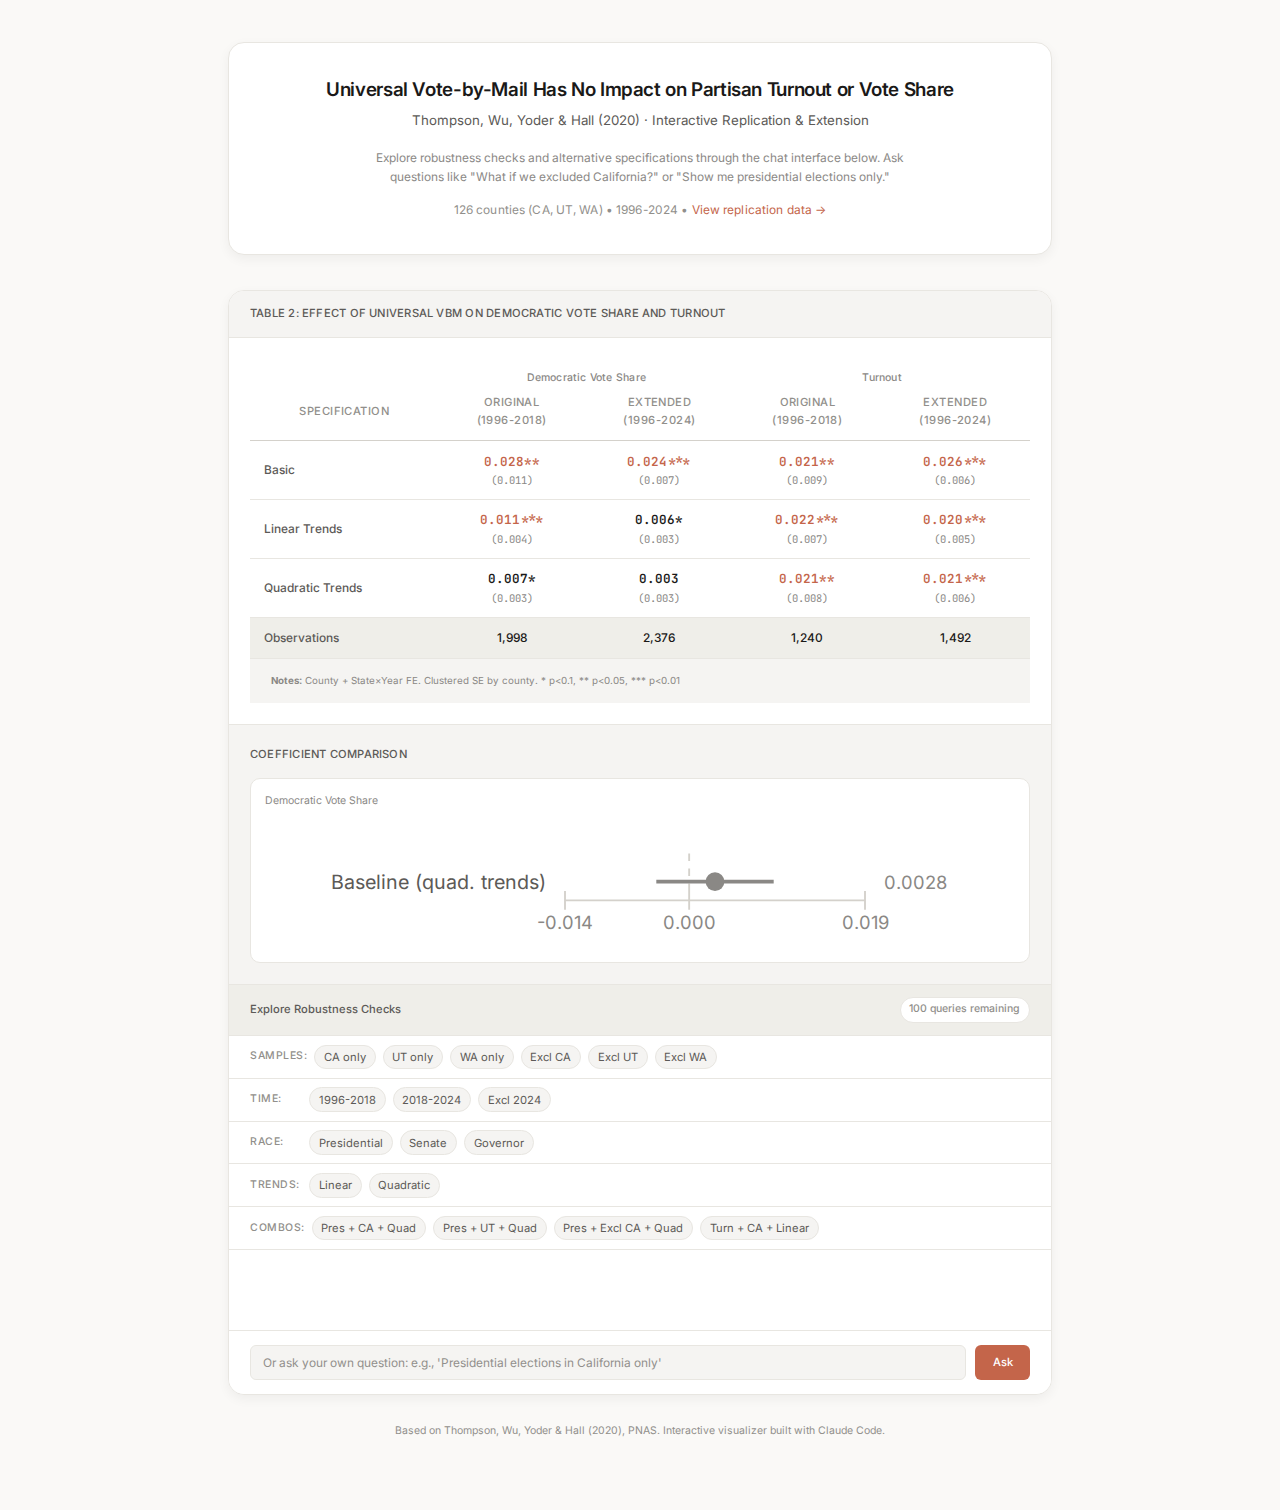
<file: index.html>
<!DOCTYPE html>
<html lang="en">
<head>
    <meta charset="UTF-8">
    <meta name="viewport" content="width=device-width, initial-scale=1.0">
    <title>VBM Interactive Paper | Thompson et al. (2020)</title>
    <link rel="preconnect" href="https://fonts.googleapis.com">
    <link rel="preconnect" href="https://fonts.gstatic.com" crossorigin>
    <link href="https://fonts.googleapis.com/css2?family=Inter:wght@400;500;600&family=JetBrains+Mono:wght@400;500&display=swap" rel="stylesheet">
    <link rel="stylesheet" href="assets/styles.css">
</head>
<body>
    <div class="container">
        <!-- Header -->
        <header class="paper-header">
            <h1>Universal Vote-by-Mail Has No Impact on Partisan Turnout or Vote Share</h1>
            <p class="subtitle">Thompson, Wu, Yoder & Hall (2020) · Interactive Replication & Extension</p>
            <p class="intro">
                Explore robustness checks and alternative specifications through the chat interface below.
                Ask questions like "What if we excluded California?" or "Show me presidential elections only."
            </p>
            <p class="data-note">
                126 counties (CA, UT, WA) • 1996-2024 •
                <a href="https://github.com/andybhall/vbm-replication-extension" target="_blank">View replication data →</a>
            </p>
        </header>

        <!-- Main Content -->
        <div class="main-content">
            <!-- Table 2 Section -->
            <section class="results-section" id="table-section">
                <h2>Table 2: Effect of Universal VBM on Democratic Vote Share and Turnout</h2>

                <div class="table-container" id="table-display">
                    <table class="results-table">
                        <thead>
                            <tr>
                                <th></th>
                                <th colspan="2">Democratic Vote Share</th>
                                <th colspan="2">Turnout</th>
                            </tr>
                            <tr>
                                <th>Specification</th>
                                <th>Original<br>(1996-2018)</th>
                                <th>Extended<br>(1996-2024)</th>
                                <th>Original<br>(1996-2018)</th>
                                <th>Extended<br>(1996-2024)</th>
                            </tr>
                        </thead>
                        <tbody id="table-body">
                            <!-- Populated by JavaScript -->
                        </tbody>
                    </table>
                    <div class="table-notes">
                        <strong>Notes:</strong> County + State×Year FE. Clustered SE by county.
                        * p<0.1, ** p<0.05, *** p<0.01
                    </div>
                </div>

                <!-- Coefficient Plot -->
                <div class="coef-plot-section">
                    <h3>Coefficient Comparison</h3>
                    <div id="coef-plot">
                        <div class="coef-plot-placeholder">
                            Loading...
                        </div>
                    </div>
                </div>

                <!-- Chat Interface -->
                <div class="chat-container" id="table-chat">
                    <div class="chat-header">
                        <span>Explore Robustness Checks</span>
                        <span class="query-counter" id="table-query-counter">100 queries remaining</span>
                    </div>
                    <div class="chat-examples">
                        <span class="example-label">Samples:</span>
                        <button class="example-btn" data-query="California only">CA only</button>
                        <button class="example-btn" data-query="Utah only">UT only</button>
                        <button class="example-btn" data-query="Washington only">WA only</button>
                        <button class="example-btn" data-query="Exclude California">Excl CA</button>
                        <button class="example-btn" data-query="Exclude Utah">Excl UT</button>
                        <button class="example-btn" data-query="Exclude Washington">Excl WA</button>
                    </div>
                    <div class="chat-examples">
                        <span class="example-label">Time:</span>
                        <button class="example-btn" data-query="Original period 1996-2018">1996-2018</button>
                        <button class="example-btn" data-query="Post-2018 only (2018-2024)">2018-2024</button>
                        <button class="example-btn" data-query="Excluding 2024 (1996-2022)">Excl 2024</button>
                    </div>
                    <div class="chat-examples">
                        <span class="example-label">Race:</span>
                        <button class="example-btn" data-query="Presidential elections only">Presidential</button>
                        <button class="example-btn" data-query="Senate elections only">Senate</button>
                        <button class="example-btn" data-query="Governor elections only">Governor</button>
                    </div>
                    <div class="chat-examples">
                        <span class="example-label">Trends:</span>
                        <button class="example-btn" data-query="Linear trends specification">Linear</button>
                        <button class="example-btn" data-query="Quadratic trends specification">Quadratic</button>
                    </div>
                    <div class="chat-examples">
                        <span class="example-label">Combos:</span>
                        <button class="example-btn" data-query="Presidential elections California only quadratic">Pres + CA + Quad</button>
                        <button class="example-btn" data-query="Presidential elections Utah only quadratic">Pres + UT + Quad</button>
                        <button class="example-btn" data-query="Presidential elections exclude California quadratic">Pres + Excl CA + Quad</button>
                        <button class="example-btn" data-query="Turnout California only linear trends">Turn + CA + Linear</button>
                    </div>
                    <div class="chat-messages" id="table-messages"></div>
                    <div class="chat-input-container">
                        <input type="text"
                               id="table-input"
                               placeholder="Or ask your own question: e.g., 'Presidential elections in California only'"
                               maxlength="200"
                               class="chat-input">
                        <button id="table-submit" class="chat-submit">Ask</button>
                    </div>
                </div>
            </section>
        </div>

        <!-- Loading indicator -->
        <div class="loading-overlay" id="loading">
            <div class="loading-spinner"></div>
            <p>Loading analysis data...</p>
        </div>

        <!-- Footer -->
        <footer>
            Based on Thompson, Wu, Yoder & Hall (2020), <em>PNAS</em>.
            Interactive visualizer built with Claude Code.
        </footer>
    </div>

    <script src="assets/app.js"></script>
</body>
</html>
</file>
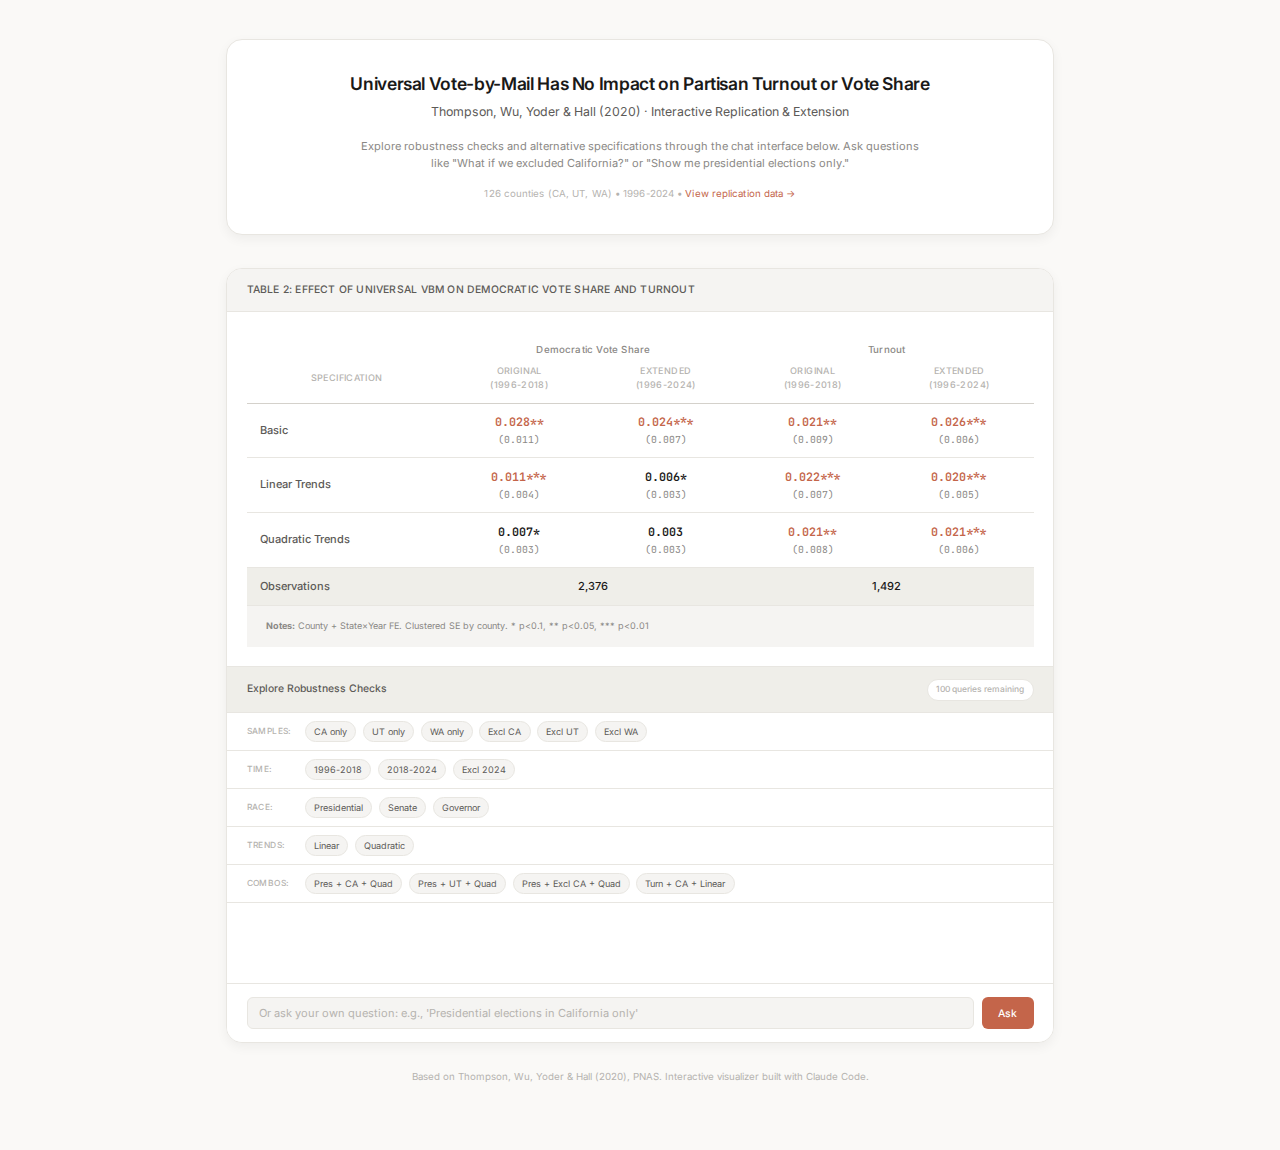
<file: app/index.html>
<!DOCTYPE html>
<html lang="en">
<head>
    <meta charset="UTF-8">
    <meta name="viewport" content="width=device-width, initial-scale=1.0">
    <title>VBM Interactive Paper | Thompson et al. (2020)</title>
    <link rel="preconnect" href="https://fonts.googleapis.com">
    <link rel="preconnect" href="https://fonts.gstatic.com" crossorigin>
    <link href="https://fonts.googleapis.com/css2?family=Inter:wght@400;500;600&family=JetBrains+Mono:wght@400;500&display=swap" rel="stylesheet">
    <link rel="stylesheet" href="assets/styles.css">
</head>
<body>
    <div class="container">
        <!-- Header -->
        <header class="paper-header">
            <h1>Universal Vote-by-Mail Has No Impact on Partisan Turnout or Vote Share</h1>
            <p class="subtitle">Thompson, Wu, Yoder & Hall (2020) · Interactive Replication & Extension</p>
            <p class="intro">
                Explore robustness checks and alternative specifications through the chat interface below.
                Ask questions like "What if we excluded California?" or "Show me presidential elections only."
            </p>
            <p class="data-note">
                126 counties (CA, UT, WA) • 1996-2024 •
                <a href="https://github.com/andybhall/vbm-replication-extension" target="_blank">View replication data →</a>
            </p>
        </header>

        <!-- Main Content -->
        <div class="main-content">
            <!-- Table 2 Section -->
            <section class="results-section" id="table-section">
                <h2>Table 2: Effect of Universal VBM on Democratic Vote Share and Turnout</h2>

                <div class="table-container" id="table-display">
                    <table class="results-table">
                        <thead>
                            <tr>
                                <th></th>
                                <th colspan="2">Democratic Vote Share</th>
                                <th colspan="2">Turnout</th>
                            </tr>
                            <tr>
                                <th>Specification</th>
                                <th>Original<br>(1996-2018)</th>
                                <th>Extended<br>(1996-2024)</th>
                                <th>Original<br>(1996-2018)</th>
                                <th>Extended<br>(1996-2024)</th>
                            </tr>
                        </thead>
                        <tbody id="table-body">
                            <!-- Populated by JavaScript -->
                        </tbody>
                    </table>
                    <div class="table-notes">
                        <strong>Notes:</strong> County + State×Year FE. Clustered SE by county.
                        * p<0.1, ** p<0.05, *** p<0.01
                    </div>
                </div>

                <!-- Chat Interface -->
                <div class="chat-container" id="table-chat">
                    <div class="chat-header">
                        <span>Explore Robustness Checks</span>
                        <span class="query-counter" id="table-query-counter">100 queries remaining</span>
                    </div>
                    <div class="chat-examples">
                        <span class="example-label">Samples:</span>
                        <button class="example-btn" data-query="California only">CA only</button>
                        <button class="example-btn" data-query="Utah only">UT only</button>
                        <button class="example-btn" data-query="Washington only">WA only</button>
                        <button class="example-btn" data-query="Exclude California">Excl CA</button>
                        <button class="example-btn" data-query="Exclude Utah">Excl UT</button>
                        <button class="example-btn" data-query="Exclude Washington">Excl WA</button>
                    </div>
                    <div class="chat-examples">
                        <span class="example-label">Time:</span>
                        <button class="example-btn" data-query="Original period 1996-2018">1996-2018</button>
                        <button class="example-btn" data-query="Post-2018 only (2018-2024)">2018-2024</button>
                        <button class="example-btn" data-query="Excluding 2024 (1996-2022)">Excl 2024</button>
                    </div>
                    <div class="chat-examples">
                        <span class="example-label">Race:</span>
                        <button class="example-btn" data-query="Presidential elections only">Presidential</button>
                        <button class="example-btn" data-query="Senate elections only">Senate</button>
                        <button class="example-btn" data-query="Governor elections only">Governor</button>
                    </div>
                    <div class="chat-examples">
                        <span class="example-label">Trends:</span>
                        <button class="example-btn" data-query="Linear trends specification">Linear</button>
                        <button class="example-btn" data-query="Quadratic trends specification">Quadratic</button>
                    </div>
                    <div class="chat-examples">
                        <span class="example-label">Combos:</span>
                        <button class="example-btn" data-query="Presidential elections California only quadratic">Pres + CA + Quad</button>
                        <button class="example-btn" data-query="Presidential elections Utah only quadratic">Pres + UT + Quad</button>
                        <button class="example-btn" data-query="Presidential elections exclude California quadratic">Pres + Excl CA + Quad</button>
                        <button class="example-btn" data-query="Turnout California only linear trends">Turn + CA + Linear</button>
                    </div>
                    <div class="chat-messages" id="table-messages"></div>
                    <div class="chat-input-container">
                        <input type="text"
                               id="table-input"
                               placeholder="Or ask your own question: e.g., 'Presidential elections in California only'"
                               maxlength="200"
                               class="chat-input">
                        <button id="table-submit" class="chat-submit">Ask</button>
                    </div>
                </div>
            </section>
        </div>

        <!-- Loading indicator -->
        <div class="loading-overlay" id="loading">
            <div class="loading-spinner"></div>
            <p>Loading analysis data...</p>
        </div>

        <!-- Footer -->
        <footer>
            Based on Thompson, Wu, Yoder & Hall (2020), <em>PNAS</em>.
            Interactive visualizer built with Claude Code.
        </footer>
    </div>

    <script src="assets/app.js"></script>
</body>
</html>
</file>
<file: assets/styles.css>
/* VBM Visualizer - Clean, Natural Aesthetic */

:root {
    /* Warm, natural palette */
    --bg-canvas: #faf9f7;
    --bg-primary: #ffffff;
    --bg-secondary: #f5f4f2;
    --bg-tertiary: #efeee9;

    /* Text colors - warm grays */
    --text-primary: #1a1918;
    --text-secondary: #5c5a57;
    --text-muted: #8a8885;
    --text-subtle: #918f8b;

    /* Accent - warm terracotta/coral */
    --accent: #c4654a;
    --accent-hover: #b55a40;
    --accent-subtle: #f0e6e3;

    /* Borders */
    --border-light: #e8e6e1;
    --border-medium: #d4d1cb;

    /* Shadows - very subtle */
    --shadow-sm: 0 1px 2px rgba(0,0,0,0.04);
    --shadow-md: 0 4px 12px rgba(0,0,0,0.05);
    --shadow-lg: 0 8px 24px rgba(0,0,0,0.06);

    /* Transitions */
    --transition-fast: 150ms ease;
    --transition: 200ms ease;

    /* Radius */
    --radius-sm: 6px;
    --radius-md: 10px;
    --radius-lg: 16px;
}

* {
    margin: 0;
    padding: 0;
    box-sizing: border-box;
}

html {
    font-size: 14px;
}

body {
    font-family: 'Inter', -apple-system, BlinkMacSystemFont, system-ui, sans-serif;
    line-height: 1.6;
    color: var(--text-primary);
    background: var(--bg-canvas);
    min-height: 100vh;
    -webkit-font-smoothing: antialiased;
}

.container {
    max-width: 880px;
    margin: 0 auto;
    padding: 3rem 2rem;
}

/* Header */
.paper-header {
    text-align: center;
    margin-bottom: 2.5rem;
    padding: 2.5rem 2rem;
    background: var(--bg-primary);
    border-radius: var(--radius-lg);
    box-shadow: var(--shadow-md);
    border: 1px solid var(--border-light);
}

.paper-header h1 {
    font-size: 1.35rem;
    font-weight: 600;
    color: var(--text-primary);
    margin-bottom: 0.5rem;
    letter-spacing: -0.02em;
    line-height: 1.3;
}

.paper-header .subtitle {
    font-size: 0.95rem;
    font-weight: 400;
    color: var(--text-secondary);
    margin-bottom: 1.25rem;
}

.paper-header .intro {
    font-size: 0.85rem;
    color: var(--text-muted);
    max-width: 560px;
    margin: 0 auto 1rem;
    line-height: 1.6;
}

.paper-header .data-note {
    font-size: 0.85rem;
    color: var(--text-subtle);
    letter-spacing: 0.01em;
}

.paper-header .data-note a {
    color: var(--accent);
    text-decoration: none;
    transition: var(--transition-fast);
}

.paper-header .data-note a:hover {
    color: var(--accent-hover);
}

/* Main Layout */
.main-content {
    display: block;
}

/* Results Section */
.results-section {
    background: var(--bg-primary);
    border-radius: var(--radius-lg);
    box-shadow: var(--shadow-md);
    border: 1px solid var(--border-light);
    overflow: hidden;
}

.results-section h2 {
    font-size: 0.8rem;
    font-weight: 500;
    padding: 1rem 1.5rem;
    background: var(--bg-secondary);
    border-bottom: 1px solid var(--border-light);
    color: var(--text-secondary);
    letter-spacing: 0.02em;
    text-transform: uppercase;
}

/* Tables */
.table-container {
    padding: 1.5rem;
    overflow-x: auto;
}

.results-table {
    width: 100%;
    border-collapse: collapse;
    font-size: 0.85rem;
}

.results-table th,
.results-table td {
    padding: 0.75rem 1rem;
    text-align: center;
}

.results-table thead tr:first-child th {
    border-bottom: none;
    padding-bottom: 0.25rem;
    font-size: 0.75rem;
    color: var(--text-muted);
    font-weight: 500;
    letter-spacing: 0.02em;
}

.results-table thead tr:last-child th {
    border-bottom: 1px solid var(--border-medium);
    padding-top: 0.25rem;
    font-size: 0.8rem;
    font-weight: 500;
    color: var(--text-subtle);
    text-transform: uppercase;
    letter-spacing: 0.04em;
}

.results-table tbody tr {
    transition: var(--transition-fast);
}

.results-table tbody tr:hover {
    background: var(--bg-secondary);
}

.results-table tbody tr:not(:last-child) td {
    border-bottom: 1px solid var(--border-light);
}

.results-table tbody tr:last-child td {
    border-top: 1px solid var(--border-medium);
    font-weight: 500;
    background: var(--bg-tertiary);
}

.results-table td:first-child {
    text-align: left;
    font-weight: 500;
    color: var(--text-secondary);
}

.results-table .coefficient {
    font-weight: 600;
    font-family: 'JetBrains Mono', 'SF Mono', monospace;
    font-size: 0.9rem;
    color: var(--text-primary);
}

.results-table .coefficient.significant {
    color: var(--accent);
}

.results-table .std-error {
    font-size: 0.75rem;
    color: var(--text-muted);
    font-family: 'JetBrains Mono', 'SF Mono', monospace;
}

.table-notes {
    font-size: 0.7rem;
    color: var(--text-muted);
    padding: 1rem 1.5rem;
    background: var(--bg-secondary);
    border-top: 1px solid var(--border-light);
}

/* Chat Interface */
.chat-container {
    border-top: 1px solid var(--border-light);
    background: var(--bg-secondary);
    display: flex;
    flex-direction: column;
}

.chat-header {
    display: flex;
    align-items: center;
    gap: 0.75rem;
    padding: 0.875rem 1.5rem;
    background: var(--bg-tertiary);
    border-bottom: 1px solid var(--border-light);
    color: var(--text-secondary);
    font-size: 0.8rem;
    font-weight: 500;
}

.chat-icon {
    font-size: 1rem;
    opacity: 0.7;
}

.query-counter {
    margin-left: auto;
    font-size: 0.75rem;
    color: var(--text-subtle);
    background: var(--bg-primary);
    padding: 0.25rem 0.625rem;
    border-radius: 100px;
    border: 1px solid var(--border-light);
}

/* Example Buttons */
.chat-examples {
    display: flex;
    align-items: center;
    gap: 0.5rem;
    padding: 0.625rem 1.5rem;
    background: var(--bg-primary);
    border-bottom: 1px solid var(--border-light);
    flex-wrap: wrap;
}

.example-label {
    font-size: 0.75rem;
    color: var(--text-subtle);
    font-weight: 500;
    text-transform: uppercase;
    letter-spacing: 0.05em;
    min-width: 52px;
}

.example-btn {
    font-size: 0.8rem;
    padding: 0.3rem 0.625rem;
    background: var(--bg-secondary);
    border: 1px solid var(--border-light);
    border-radius: 100px;
    cursor: pointer;
    color: var(--text-secondary);
    font-family: inherit;
    transition: var(--transition-fast);
    white-space: nowrap;
}

.example-btn:hover {
    background: var(--accent-subtle);
    border-color: var(--accent);
    color: var(--accent);
}

/* Chat Messages */
.chat-messages {
    flex: 1;
    overflow-y: auto;
    padding: 1rem 1.5rem;
    background: var(--bg-primary);
    min-height: 80px;
    max-height: 280px;
}

.chat-message {
    margin-bottom: 1rem;
    padding: 0.875rem 1rem;
    border-radius: var(--radius-md);
    font-size: 0.85rem;
    line-height: 1.55;
    animation: fadeIn 0.25s ease;
}

@keyframes fadeIn {
    from { opacity: 0; transform: translateY(4px); }
    to { opacity: 1; transform: translateY(0); }
}

.chat-message.user {
    background: var(--accent);
    color: white;
    margin-left: 25%;
    border-bottom-right-radius: 4px;
}

.chat-message.assistant {
    background: var(--bg-secondary);
    border: 1px solid var(--border-light);
    margin-right: 15%;
    border-bottom-left-radius: 4px;
    color: var(--text-secondary);
}

.chat-message .result-preview {
    margin-top: 0.75rem;
    padding: 0.75rem;
    background: var(--bg-primary);
    border: 1px solid var(--border-light);
    border-left: 2px solid var(--accent);
    border-radius: var(--radius-sm);
    font-size: 0.8rem;
    font-family: 'JetBrains Mono', 'SF Mono', monospace;
}

/* Loading spinner */
.chat-loading {
    display: flex;
    align-items: center;
    gap: 0.625rem;
    padding: 0.625rem 0;
    color: var(--text-muted);
    font-size: 0.8rem;
}

.chat-spinner {
    width: 14px;
    height: 14px;
    border: 2px solid var(--border-light);
    border-top-color: var(--accent);
    border-radius: 50%;
    animation: spin 0.7s linear infinite;
}

@keyframes spin {
    to { transform: rotate(360deg); }
}

/* Chat Input */
.chat-input-container {
    display: flex;
    padding: 1rem 1.5rem;
    background: var(--bg-primary);
    border-top: 1px solid var(--border-light);
    gap: 0.625rem;
}

.chat-input {
    flex: 1;
    padding: 0.625rem 0.875rem;
    border: 1px solid var(--border-light);
    border-radius: var(--radius-sm);
    font-size: 0.85rem;
    font-family: inherit;
    outline: none;
    transition: var(--transition-fast);
    background: var(--bg-secondary);
    color: var(--text-primary);
}

.chat-input::placeholder {
    color: var(--text-subtle);
}

.chat-input:focus {
    border-color: var(--accent);
    background: var(--bg-primary);
    box-shadow: 0 0 0 3px var(--accent-subtle);
}

.chat-submit {
    padding: 0.625rem 1.25rem;
    background: var(--accent);
    color: white;
    border: none;
    border-radius: var(--radius-sm);
    cursor: pointer;
    font-size: 0.8rem;
    font-weight: 500;
    font-family: inherit;
    transition: var(--transition-fast);
}

.chat-submit:hover {
    background: var(--accent-hover);
    transform: translateY(-1px);
    box-shadow: var(--shadow-sm);
}

.chat-submit:active {
    transform: translateY(0);
}

.chat-submit:disabled {
    background: var(--border-medium);
    cursor: not-allowed;
    transform: none;
    box-shadow: none;
}

/* Loading Overlay */
.loading-overlay {
    display: none;
    position: fixed;
    top: 0;
    left: 0;
    width: 100%;
    height: 100%;
    background: rgba(250, 249, 247, 0.95);
    z-index: 999;
    align-items: center;
    justify-content: center;
    flex-direction: column;
}

.loading-overlay.active {
    display: flex;
}

.loading-spinner {
    width: 28px;
    height: 28px;
    border: 2px solid var(--border-light);
    border-top-color: var(--accent);
    border-radius: 50%;
    animation: spin 0.7s linear infinite;
    margin-bottom: 1rem;
}

.loading-overlay p {
    font-size: 0.85rem;
    color: var(--text-muted);
}

/* Footer */
footer {
    text-align: center;
    padding: 2rem;
    color: var(--text-subtle);
    font-size: 0.75rem;
}

footer em {
    font-style: normal;
}

/* Highlights */
.highlight-change {
    color: var(--accent);
    font-weight: 600;
}

/* Responsive */
@media (max-width: 768px) {
    html { font-size: 12px; }
    .container { padding: 1.5rem 1rem; }
    .chat-examples { padding: 0.5rem 1rem; }
    .example-label { display: none; }
}

/* Scrollbar */
::-webkit-scrollbar {
    width: 6px;
    height: 6px;
}

::-webkit-scrollbar-track {
    background: transparent;
}

::-webkit-scrollbar-thumb {
    background: var(--border-medium);
    border-radius: 100px;
}

::-webkit-scrollbar-thumb:hover {
    background: var(--text-subtle);
}

/* Selection */
::selection {
    background: var(--accent-subtle);
    color: var(--accent);
}

/* Coefficient Plot */
.coef-plot-section {
    padding: 1.5rem;
    background: var(--bg-secondary);
    border-top: 1px solid var(--border-light);
}

.coef-plot-section h3 {
    font-size: 0.8rem;
    font-weight: 500;
    color: var(--text-secondary);
    margin-bottom: 1rem;
    text-transform: uppercase;
    letter-spacing: 0.02em;
}

.coef-plot {
    background: var(--bg-primary);
    border: 1px solid var(--border-light);
    border-radius: var(--radius-md);
    padding: 1rem;
}

.coef-plot-row {
    display: flex;
    align-items: center;
    padding: 0.5rem 0;
    font-size: 0.85rem;
}

.coef-plot-row:not(:last-child) {
    border-bottom: 1px solid var(--border-light);
}

.coef-plot-label {
    width: 180px;
    flex-shrink: 0;
    color: var(--text-secondary);
    font-weight: 500;
}

.coef-plot-bar {
    flex: 1;
    position: relative;
    height: 24px;
}

.coef-plot-value {
    width: 100px;
    text-align: right;
    font-family: 'JetBrains Mono', 'SF Mono', monospace;
    font-size: 0.8rem;
    color: var(--text-secondary);
    flex-shrink: 0;
    padding-left: 1rem;
}

.coef-plot-value.significant {
    color: var(--accent);
    font-weight: 600;
}

/* SVG plot styling */
.coef-plot svg {
    width: 100%;
    height: auto;
    display: block;
}

.coef-point {
    fill: var(--accent);
}

.coef-point.not-significant {
    fill: var(--text-muted);
}

.coef-ci {
    stroke: var(--text-secondary);
    stroke-width: 2;
}

.coef-ci.not-significant {
    stroke: var(--text-muted);
}

.coef-zero-line {
    stroke: var(--border-medium);
    stroke-width: 1;
    stroke-dasharray: 4, 4;
}

.coef-axis-label {
    font-size: 0.7rem;
    fill: var(--text-muted);
}

.coef-row-label {
    font-size: 0.75rem;
    fill: var(--text-secondary);
}

.coef-plot-placeholder {
    text-align: center;
    padding: 2rem;
    color: var(--text-muted);
    font-size: 0.85rem;
}
</file>
<file: app/assets/styles.css>
/* VBM Visualizer - Clean, Natural Aesthetic */

:root {
    /* Warm, natural palette */
    --bg-canvas: #faf9f7;
    --bg-primary: #ffffff;
    --bg-secondary: #f5f4f2;
    --bg-tertiary: #efeee9;

    /* Text colors - warm grays */
    --text-primary: #1a1918;
    --text-secondary: #5c5a57;
    --text-muted: #8a8885;
    --text-subtle: #b5b3af;

    /* Accent - warm terracotta/coral */
    --accent: #c4654a;
    --accent-hover: #b55a40;
    --accent-subtle: #f0e6e3;

    /* Borders */
    --border-light: #e8e6e1;
    --border-medium: #d4d1cb;

    /* Shadows - very subtle */
    --shadow-sm: 0 1px 2px rgba(0,0,0,0.04);
    --shadow-md: 0 4px 12px rgba(0,0,0,0.05);
    --shadow-lg: 0 8px 24px rgba(0,0,0,0.06);

    /* Transitions */
    --transition-fast: 150ms ease;
    --transition: 200ms ease;

    /* Radius */
    --radius-sm: 6px;
    --radius-md: 10px;
    --radius-lg: 16px;
}

* {
    margin: 0;
    padding: 0;
    box-sizing: border-box;
}

html {
    font-size: 13px;
}

body {
    font-family: 'Inter', -apple-system, BlinkMacSystemFont, system-ui, sans-serif;
    line-height: 1.6;
    color: var(--text-primary);
    background: var(--bg-canvas);
    min-height: 100vh;
    -webkit-font-smoothing: antialiased;
}

.container {
    max-width: 880px;
    margin: 0 auto;
    padding: 3rem 2rem;
}

/* Header */
.paper-header {
    text-align: center;
    margin-bottom: 2.5rem;
    padding: 2.5rem 2rem;
    background: var(--bg-primary);
    border-radius: var(--radius-lg);
    box-shadow: var(--shadow-md);
    border: 1px solid var(--border-light);
}

.paper-header h1 {
    font-size: 1.35rem;
    font-weight: 600;
    color: var(--text-primary);
    margin-bottom: 0.5rem;
    letter-spacing: -0.02em;
    line-height: 1.3;
}

.paper-header .subtitle {
    font-size: 0.95rem;
    font-weight: 400;
    color: var(--text-secondary);
    margin-bottom: 1.25rem;
}

.paper-header .intro {
    font-size: 0.85rem;
    color: var(--text-muted);
    max-width: 560px;
    margin: 0 auto 1rem;
    line-height: 1.6;
}

.paper-header .data-note {
    font-size: 0.75rem;
    color: var(--text-subtle);
    letter-spacing: 0.01em;
}

.paper-header .data-note a {
    color: var(--accent);
    text-decoration: none;
    transition: var(--transition-fast);
}

.paper-header .data-note a:hover {
    color: var(--accent-hover);
}

/* Main Layout */
.main-content {
    display: block;
}

/* Results Section */
.results-section {
    background: var(--bg-primary);
    border-radius: var(--radius-lg);
    box-shadow: var(--shadow-md);
    border: 1px solid var(--border-light);
    overflow: hidden;
}

.results-section h2 {
    font-size: 0.8rem;
    font-weight: 500;
    padding: 1rem 1.5rem;
    background: var(--bg-secondary);
    border-bottom: 1px solid var(--border-light);
    color: var(--text-secondary);
    letter-spacing: 0.02em;
    text-transform: uppercase;
}

/* Tables */
.table-container {
    padding: 1.5rem;
    overflow-x: auto;
}

.results-table {
    width: 100%;
    border-collapse: collapse;
    font-size: 0.85rem;
}

.results-table th,
.results-table td {
    padding: 0.75rem 1rem;
    text-align: center;
}

.results-table thead tr:first-child th {
    border-bottom: none;
    padding-bottom: 0.25rem;
    font-size: 0.75rem;
    color: var(--text-muted);
    font-weight: 500;
    letter-spacing: 0.02em;
}

.results-table thead tr:last-child th {
    border-bottom: 1px solid var(--border-medium);
    padding-top: 0.25rem;
    font-size: 0.7rem;
    font-weight: 500;
    color: var(--text-subtle);
    text-transform: uppercase;
    letter-spacing: 0.04em;
}

.results-table tbody tr {
    transition: var(--transition-fast);
}

.results-table tbody tr:hover {
    background: var(--bg-secondary);
}

.results-table tbody tr:not(:last-child) td {
    border-bottom: 1px solid var(--border-light);
}

.results-table tbody tr:last-child td {
    border-top: 1px solid var(--border-medium);
    font-weight: 500;
    background: var(--bg-tertiary);
}

.results-table td:first-child {
    text-align: left;
    font-weight: 500;
    color: var(--text-secondary);
}

.results-table .coefficient {
    font-weight: 600;
    font-family: 'JetBrains Mono', 'SF Mono', monospace;
    font-size: 0.9rem;
    color: var(--text-primary);
}

.results-table .coefficient.significant {
    color: var(--accent);
}

.results-table .std-error {
    font-size: 0.75rem;
    color: var(--text-muted);
    font-family: 'JetBrains Mono', 'SF Mono', monospace;
}

.table-notes {
    font-size: 0.7rem;
    color: var(--text-muted);
    padding: 1rem 1.5rem;
    background: var(--bg-secondary);
    border-top: 1px solid var(--border-light);
}

/* Chat Interface */
.chat-container {
    border-top: 1px solid var(--border-light);
    background: var(--bg-secondary);
    display: flex;
    flex-direction: column;
}

.chat-header {
    display: flex;
    align-items: center;
    gap: 0.75rem;
    padding: 0.875rem 1.5rem;
    background: var(--bg-tertiary);
    border-bottom: 1px solid var(--border-light);
    color: var(--text-secondary);
    font-size: 0.8rem;
    font-weight: 500;
}

.chat-icon {
    font-size: 1rem;
    opacity: 0.7;
}

.query-counter {
    margin-left: auto;
    font-size: 0.65rem;
    color: var(--text-subtle);
    background: var(--bg-primary);
    padding: 0.25rem 0.625rem;
    border-radius: 100px;
    border: 1px solid var(--border-light);
}

/* Example Buttons */
.chat-examples {
    display: flex;
    align-items: center;
    gap: 0.5rem;
    padding: 0.625rem 1.5rem;
    background: var(--bg-primary);
    border-bottom: 1px solid var(--border-light);
    flex-wrap: wrap;
}

.example-label {
    font-size: 0.65rem;
    color: var(--text-subtle);
    font-weight: 500;
    text-transform: uppercase;
    letter-spacing: 0.05em;
    min-width: 52px;
}

.example-btn {
    font-size: 0.7rem;
    padding: 0.3rem 0.625rem;
    background: var(--bg-secondary);
    border: 1px solid var(--border-light);
    border-radius: 100px;
    cursor: pointer;
    color: var(--text-secondary);
    font-family: inherit;
    transition: var(--transition-fast);
    white-space: nowrap;
}

.example-btn:hover {
    background: var(--accent-subtle);
    border-color: var(--accent);
    color: var(--accent);
}

/* Chat Messages */
.chat-messages {
    flex: 1;
    overflow-y: auto;
    padding: 1rem 1.5rem;
    background: var(--bg-primary);
    min-height: 80px;
    max-height: 280px;
}

.chat-message {
    margin-bottom: 1rem;
    padding: 0.875rem 1rem;
    border-radius: var(--radius-md);
    font-size: 0.85rem;
    line-height: 1.55;
    animation: fadeIn 0.25s ease;
}

@keyframes fadeIn {
    from { opacity: 0; transform: translateY(4px); }
    to { opacity: 1; transform: translateY(0); }
}

.chat-message.user {
    background: var(--accent);
    color: white;
    margin-left: 25%;
    border-bottom-right-radius: 4px;
}

.chat-message.assistant {
    background: var(--bg-secondary);
    border: 1px solid var(--border-light);
    margin-right: 15%;
    border-bottom-left-radius: 4px;
    color: var(--text-secondary);
}

.chat-message .result-preview {
    margin-top: 0.75rem;
    padding: 0.75rem;
    background: var(--bg-primary);
    border: 1px solid var(--border-light);
    border-left: 2px solid var(--accent);
    border-radius: var(--radius-sm);
    font-size: 0.8rem;
    font-family: 'JetBrains Mono', 'SF Mono', monospace;
}

/* Loading spinner */
.chat-loading {
    display: flex;
    align-items: center;
    gap: 0.625rem;
    padding: 0.625rem 0;
    color: var(--text-muted);
    font-size: 0.8rem;
}

.chat-spinner {
    width: 14px;
    height: 14px;
    border: 2px solid var(--border-light);
    border-top-color: var(--accent);
    border-radius: 50%;
    animation: spin 0.7s linear infinite;
}

@keyframes spin {
    to { transform: rotate(360deg); }
}

/* Chat Input */
.chat-input-container {
    display: flex;
    padding: 1rem 1.5rem;
    background: var(--bg-primary);
    border-top: 1px solid var(--border-light);
    gap: 0.625rem;
}

.chat-input {
    flex: 1;
    padding: 0.625rem 0.875rem;
    border: 1px solid var(--border-light);
    border-radius: var(--radius-sm);
    font-size: 0.85rem;
    font-family: inherit;
    outline: none;
    transition: var(--transition-fast);
    background: var(--bg-secondary);
    color: var(--text-primary);
}

.chat-input::placeholder {
    color: var(--text-subtle);
}

.chat-input:focus {
    border-color: var(--accent);
    background: var(--bg-primary);
    box-shadow: 0 0 0 3px var(--accent-subtle);
}

.chat-submit {
    padding: 0.625rem 1.25rem;
    background: var(--accent);
    color: white;
    border: none;
    border-radius: var(--radius-sm);
    cursor: pointer;
    font-size: 0.8rem;
    font-weight: 500;
    font-family: inherit;
    transition: var(--transition-fast);
}

.chat-submit:hover {
    background: var(--accent-hover);
    transform: translateY(-1px);
    box-shadow: var(--shadow-sm);
}

.chat-submit:active {
    transform: translateY(0);
}

.chat-submit:disabled {
    background: var(--border-medium);
    cursor: not-allowed;
    transform: none;
    box-shadow: none;
}

/* Loading Overlay */
.loading-overlay {
    display: none;
    position: fixed;
    top: 0;
    left: 0;
    width: 100%;
    height: 100%;
    background: rgba(250, 249, 247, 0.95);
    z-index: 999;
    align-items: center;
    justify-content: center;
    flex-direction: column;
}

.loading-overlay.active {
    display: flex;
}

.loading-spinner {
    width: 28px;
    height: 28px;
    border: 2px solid var(--border-light);
    border-top-color: var(--accent);
    border-radius: 50%;
    animation: spin 0.7s linear infinite;
    margin-bottom: 1rem;
}

.loading-overlay p {
    font-size: 0.85rem;
    color: var(--text-muted);
}

/* Footer */
footer {
    text-align: center;
    padding: 2rem;
    color: var(--text-subtle);
    font-size: 0.75rem;
}

footer em {
    font-style: normal;
}

/* Highlights */
.highlight-change {
    color: var(--accent);
    font-weight: 600;
}

/* Responsive */
@media (max-width: 768px) {
    html { font-size: 12px; }
    .container { padding: 1.5rem 1rem; }
    .chat-examples { padding: 0.5rem 1rem; }
    .example-label { display: none; }
}

/* Scrollbar */
::-webkit-scrollbar {
    width: 6px;
    height: 6px;
}

::-webkit-scrollbar-track {
    background: transparent;
}

::-webkit-scrollbar-thumb {
    background: var(--border-medium);
    border-radius: 100px;
}

::-webkit-scrollbar-thumb:hover {
    background: var(--text-subtle);
}

/* Selection */
::selection {
    background: var(--accent-subtle);
    color: var(--accent);
}
</file>
